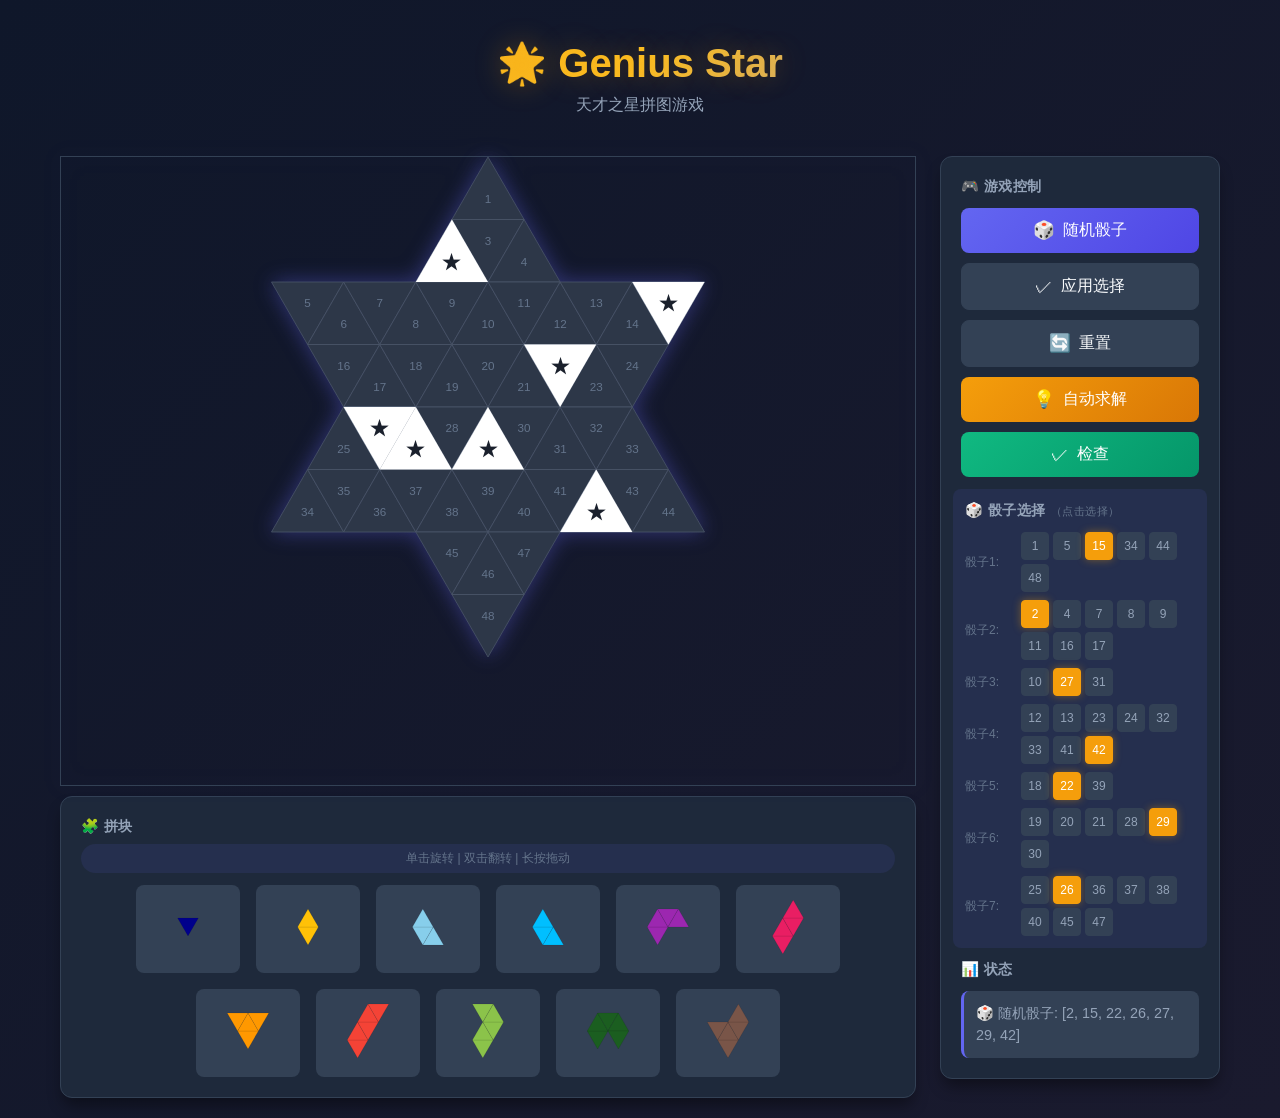
<file: index.html>
<!DOCTYPE html>
<html lang="zh-CN">

<head>
    <meta charset="UTF-8">
    <meta name="viewport" content="width=device-width, initial-scale=1.0">
    <meta name="description" content="Genius Star 拼图游戏 - 交互式六角星拼图">
    <title>🌟 Genius Star 拼图游戏</title>
    <link rel="stylesheet" href="styles.css">
</head>

<body>
    <div class="game-container">
        <!-- 标题区域 -->
        <header class="game-header">
            <h1>🌟 Genius Star</h1>
            <p class="subtitle">天才之星拼图游戏</p>
        </header>

        <!-- 主游戏区域 -->
        <main class="game-main">
            <!-- 左侧：棋盘 + 拼块 -->
            <div class="left-column">
                <div class="board-section">
                    <svg id="board-svg" viewBox="-6 -6 12 12" class="board-svg">
                        <!-- 棋盘将由 JavaScript 渲染 -->
                    </svg>
                </div>

                <!-- 底部：拼块区域 -->
                <section class="pieces-section">
                    <h3>🧩 拼块</h3>
                    <p class="pieces-hint">单击旋转 | 双击翻转 | 长按拖动</p>
                    <div id="pieces-container" class="pieces-container">
                        <!-- 拼块将由 JavaScript 渲染 -->
                    </div>
                </section>
            </div>

            <!-- 右侧：控制面板（抽屉式） -->
            <aside class="control-panel" id="control-panel">

                <div class="drawer-content">
                    <div class="panel-section">
                        <h3>🎮 游戏控制</h3>
                        <button id="btn-roll" class="btn btn-primary">
                            <span class="btn-icon">🎲</span> 随机骰子
                        </button>
                        <button id="btn-apply-dice" class="btn btn-secondary">
                            <span class="btn-icon">✓</span> 应用选择
                        </button>
                        <button id="btn-reset" class="btn btn-secondary">
                            <span class="btn-icon">🔄</span> 重置
                        </button>
                        <button id="btn-solve" class="btn btn-accent">
                            <span class="btn-icon">💡</span> 自动求解
                        </button>
                        <button id="btn-check" class="btn btn-success">
                            <span class="btn-icon">✓</span> 检查
                        </button>
                    </div>

                    <div class="panel-section dice-section">
                        <h3>🎲 骰子选择 <span class="dice-hint">（点击选择）</span></h3>
                        <div id="dice-selectors" class="dice-selectors">
                            <!-- 骰子选择器由 JavaScript 渲染 -->
                        </div>
                    </div>

                    <div class="panel-section">
                        <h3>📊 状态</h3>
                        <div id="status-message" class="status-message">
                            点击「摇骰子」开始游戏！
                        </div>
                    </div>
                </div>
            </aside>


    </div>

    <!-- 完成弹窗 -->
    <div id="victory-modal" class="modal hidden">
        <div class="modal-content">
            <h2>🎉 恭喜完成！</h2>
            <p>你成功完成了拼图！</p>
            <button id="btn-new-game" class="btn btn-primary">开始新游戏</button>
        </div>
    </div>

    <!-- 移动端底部固定操作栏 -->
    <div class="mobile-controls">
        <button id="btn-mobile-rotate" class="mobile-btn">
            <span class="icon">🔄</span>
            <span class="label">旋转</span>
        </button>
        <button id="btn-mobile-flip" class="mobile-btn">
            <span class="icon">↔️</span>
            <span class="label">翻转</span>
        </button>
        <button id="btn-mobile-reset" class="mobile-btn warning">
            <span class="icon">🔄</span>
            <span class="label">重置</span>
        </button>
        <button id="btn-mobile-menu" class="mobile-btn">
            <span class="icon">☰</span>
            <span class="label">菜单</span>
        </button>
    </div>

    <!-- JavaScript 模块 -->
    <script src="js/geometry.js"></script>
    <script src="js/pieces.js"></script>
    <script src="js/board.js"></script>
    <script src="js/solver.js"></script>
    <script src="js/game.js"></script>
</body>

</html>
</file>
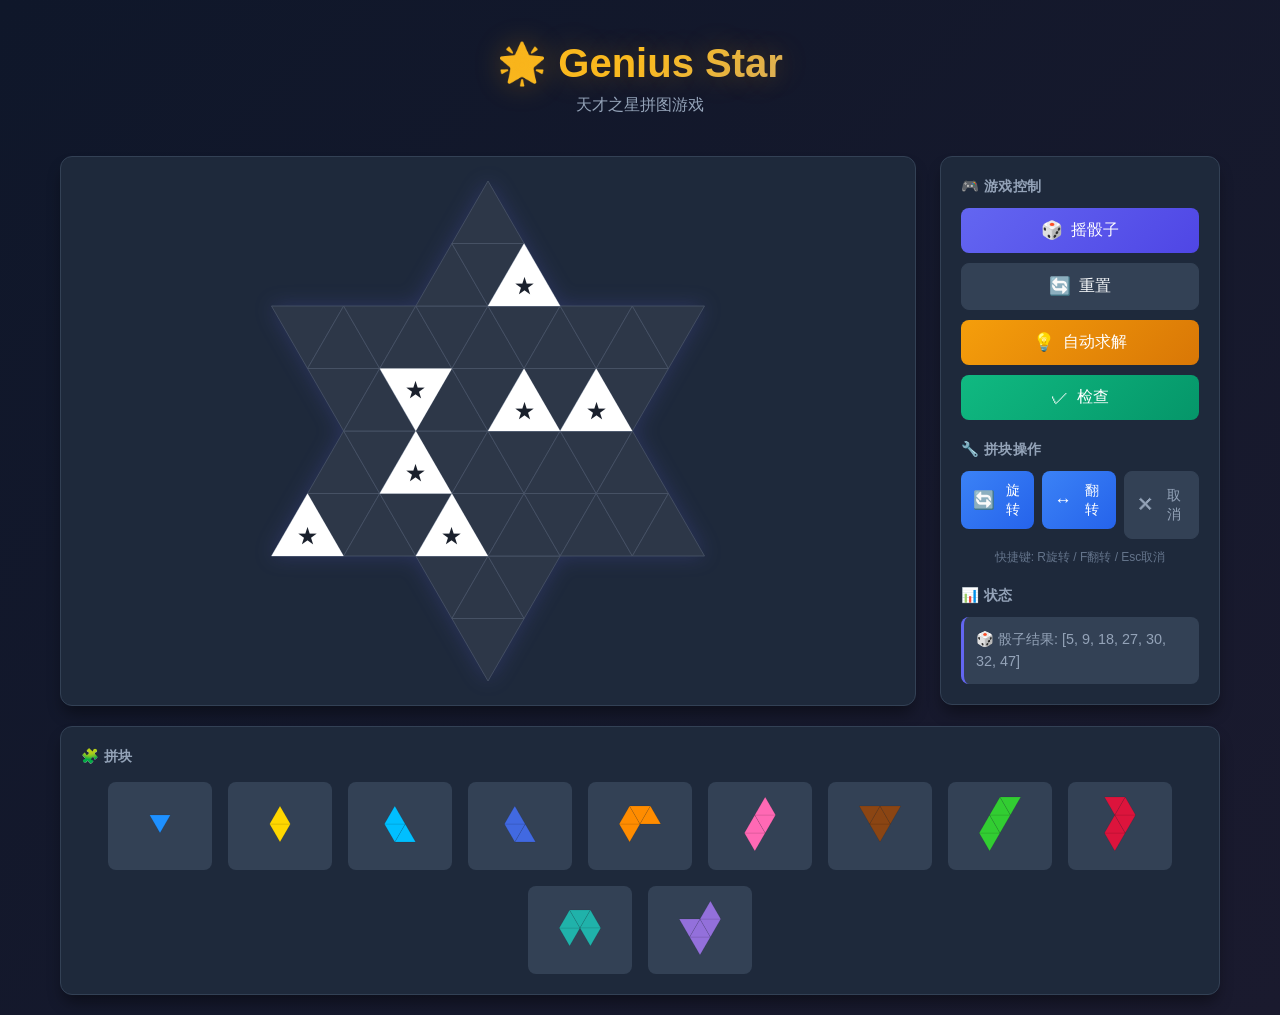
<file: game/index.html>
<!DOCTYPE html>
<html lang="zh-CN">

<head>
    <meta charset="UTF-8">
    <meta name="viewport" content="width=device-width, initial-scale=1.0">
    <meta name="description" content="Genius Star 拼图游戏 - 交互式六角星拼图">
    <title>🌟 Genius Star 拼图游戏</title>
    <link rel="stylesheet" href="styles.css">
</head>

<body>
    <div class="game-container">
        <!-- 标题区域 -->
        <header class="game-header">
            <h1>🌟 Genius Star</h1>
            <p class="subtitle">天才之星拼图游戏</p>
        </header>

        <!-- 主游戏区域 -->
        <main class="game-main">
            <!-- 左侧：棋盘 -->
            <div class="board-section">
                <svg id="board-svg" viewBox="-6 -6 12 12" class="board-svg">
                    <!-- 棋盘将由 JavaScript 渲染 -->
                </svg>
            </div>

            <!-- 右侧：控制面板 -->
            <aside class="control-panel">
                <div class="panel-section">
                    <h3>🎮 游戏控制</h3>
                    <button id="btn-roll" class="btn btn-primary">
                        <span class="btn-icon">🎲</span> 摇骰子
                    </button>
                    <button id="btn-reset" class="btn btn-secondary">
                        <span class="btn-icon">🔄</span> 重置
                    </button>
                    <button id="btn-solve" class="btn btn-accent">
                        <span class="btn-icon">💡</span> 自动求解
                    </button>
                    <button id="btn-check" class="btn btn-success">
                        <span class="btn-icon">✓</span> 检查
                    </button>
                </div>

                <div class="panel-section piece-controls">
                    <h3>🔧 拼块操作</h3>
                    <div class="piece-action-btns">
                        <button id="btn-rotate" class="btn btn-action" title="旋转 (R)">
                            <span class="btn-icon">🔄</span> 旋转
                        </button>
                        <button id="btn-flip" class="btn btn-action" title="翻转 (F)">
                            <span class="btn-icon">↔️</span> 翻转
                        </button>
                        <button id="btn-cancel" class="btn btn-action-secondary" title="取消 (Esc)">
                            <span class="btn-icon">✕</span> 取消
                        </button>
                    </div>
                    <p class="shortcuts-hint">快捷键: R旋转 / F翻转 / Esc取消</p>
                </div>

                <div class="panel-section">
                    <h3>📊 状态</h3>
                    <div id="status-message" class="status-message">
                        点击「摇骰子」开始游戏！
                    </div>
                </div>
            </aside>
        </main>

        <!-- 底部：拼块区域 -->
        <section class="pieces-section">
            <h3>🧩 拼块</h3>
            <div id="pieces-container" class="pieces-container">
                <!-- 拼块将由 JavaScript 渲染 -->
            </div>
        </section>
    </div>

    <!-- 完成弹窗 -->
    <div id="victory-modal" class="modal hidden">
        <div class="modal-content">
            <h2>🎉 恭喜完成！</h2>
            <p>你成功完成了拼图！</p>
            <button id="btn-new-game" class="btn btn-primary">开始新游戏</button>
        </div>
    </div>

    <!-- JavaScript 模块 -->
    <script src="js/geometry.js"></script>
    <script src="js/pieces.js"></script>
    <script src="js/board.js"></script>
    <script src="js/solver.js"></script>
    <script src="js/game.js"></script>
</body>

</html>
</file>
<file: styles.css>
/* ================================
   Genius Star 拼图游戏 - 样式表
   ================================ */

/* CSS 变量 - 主题色彩 */
:root {
    /* 主色调 */
    --primary: #6366f1;
    --primary-dark: #4f46e5;
    --primary-light: #818cf8;

    /* 强调色 */
    --accent: #f59e0b;
    --accent-dark: #d97706;

    /* 成功/错误 */
    --success: #10b981;
    --error: #ef4444;

    /* 背景色 */
    --bg-dark: #0f172a;
    --bg-card: #1e293b;
    --bg-hover: #334155;

    /* 文字色 */
    --text-primary: #f8fafc;
    --text-secondary: #94a3b8;
    --text-muted: #64748b;

    /* 边框 */
    --border: #334155;

    /* 阴影 */
    --shadow: 0 4px 6px -1px rgba(0, 0, 0, 0.3);
    --shadow-lg: 0 10px 15px -3px rgba(0, 0, 0, 0.4);

    /* 圆角 */
    --radius: 12px;
    --radius-sm: 8px;

    /* 过渡 */
    --transition: all 0.2s ease;
}

/* 基础重置 */
* {
    margin: 0;
    padding: 0;
    box-sizing: border-box;
}

body {
    font-family: 'Inter', -apple-system, BlinkMacSystemFont, 'Segoe UI', Roboto, sans-serif;
    background: linear-gradient(135deg, var(--bg-dark) 0%, #1a1a2e 100%);
    color: var(--text-primary);
    min-height: 100vh;
    overflow-x: hidden;
}

/* 游戏容器 */
.game-container {
    max-width: 1200px;
    margin: 0 auto;
    padding: 20px;
    padding-bottom: 100px;
    /* Add padding for mobile bottom bar */
    display: flex;
    flex-direction: column;
    gap: 20px;
}

/* 标题区域 */
.game-header {
    text-align: center;
    padding: 20px 0;
}

.game-header h1 {
    font-size: 2.5rem;
    font-weight: 700;
    background: linear-gradient(135deg, var(--accent) 0%, #fbbf24 50%, var(--primary-light) 100%);
    -webkit-background-clip: text;
    -webkit-text-fill-color: transparent;
    background-clip: text;
    text-shadow: 0 0 30px rgba(245, 158, 11, 0.3);
}

.subtitle {
    color: var(--text-secondary);
    font-size: 1rem;
    margin-top: 8px;
}

/* 主游戏区域 */
.game-main {
    display: grid;
    grid-template-columns: 1fr 280px;
    gap: 24px;
    align-items: start;
}

.left-column {
    display: flex;
    flex-direction: column;
    gap: 10px;
    min-width: 0;
    /* Prevent flex overflow */
}

/* 棋盘区域 */
.board-section {
    position: relative;
    width: 100%;
    aspect-ratio: 1;
    max-height: 70vh;
    margin: 0 auto;
    filter: drop-shadow(0 0 10px rgba(99, 102, 241, 0.2));
    border: 1px solid var(--border);
}

.board-svg {
    width: 100%;
    max-width: 500px;
    height: auto;
    display: block;
    margin: 0 auto;
    filter: drop-shadow(0 0 10px rgba(99, 102, 241, 0.2));
}

/* 控制面板 */
.control-panel {
    position: relative;
    background: var(--bg-card);
    border-radius: var(--radius);
    box-shadow: var(--shadow-lg);
    border: 1px solid var(--border);
    padding: 20px;
}

/* 移除折叠相关样式 */
/* .control-panel.collapsed ... */


.drawer-toggle {
    position: absolute;
    top: 10px;
    left: 10px;
    width: 36px;
    height: 36px;
    border: none;
    border-radius: 8px;
    background: var(--primary);
    color: white;
    cursor: pointer;
    display: flex;
    align-items: center;
    justify-content: center;
    font-size: 1.2rem;
    z-index: 10;
    transition: var(--transition);
}

.drawer-toggle:hover {
    background: var(--primary-light);
    transform: scale(1.1);
}

.control-panel.collapsed .drawer-toggle {
    left: 7px;
}

.drawer-content {
    display: flex;
    flex-direction: column;
    gap: 20px;
}

/* 浮动拼块容器 */
.floating-piece-container {
    pointer-events: auto;
    /* Allow dragging */
    touch-action: none;
    /* Prevent scroll */
    cursor: grab;
    display: flex;
    flex-direction: column;
    align-items: center;
    justify-content: center;
    /* transition: left 0.05s linear, top 0.05s linear; remove transition for instant follow */
}

.floating-piece-container:active {
    cursor: grabbing;
}

.floating-piece-container svg {
    filter: drop-shadow(0 10px 20px rgba(0, 0, 0, 0.4));
    animation: float-pulse 2s infinite ease-in-out;
}

@keyframes float-pulse {

    0%,
    100% {
        transform: translateY(0);
    }

    50% {
        transform: translateY(-5px);
    }
}

/* 浮动操作按钮 */
.floating-actions {
    margin-top: 0px;
    display: flex;
    gap: 12px;
    background: rgba(15, 23, 42, 0.8);
    padding: 8px 16px;
    border-radius: 99px;
    backdrop-filter: blur(8px);
    pointer-events: auto;
    border: 1px solid rgba(255, 255, 255, 0.1);
    box-shadow: 0 4px 12px rgba(0, 0, 0, 0.3);
}

.action-btn {
    width: 40px;
    height: 40px;
    border-radius: 50%;
    border: 1px solid rgba(255, 255, 255, 0.1);
    background: rgba(255, 255, 255, 0.05);
    color: white;
    font-size: 1.2rem;
    cursor: pointer;
    display: flex;
    align-items: center;
    justify-content: center;
    transition: all 0.2s cubic-bezier(0.4, 0, 0.2, 1);
}

.action-btn:hover {
    background: var(--primary);
    transform: scale(1.15);
    box-shadow: 0 0 10px var(--primary);
}

.action-btn:active {
    transform: scale(0.95);
}

.action-cancel {
    background: rgba(239, 68, 68, 0.1);
    color: #ef4444;
    border-color: rgba(239, 68, 68, 0.2);
}

.action-cancel:hover {
    background: #ef4444;
    color: white;
    box-shadow: 0 0 10px #ef4444;
}

/* 移除固定底部空间 - Update for mobile bottom bar space */
.game-container {
    padding-bottom: 20px;
}

@media (max-width: 900px) {
    .game-container {
        padding-bottom: 100px;
    }
}

.panel-section h3 {
    font-size: 0.9rem;
    color: var(--text-secondary);
    margin-bottom: 12px;
    text-transform: uppercase;
    letter-spacing: 0.5px;
}

/* 按钮样式 */
.btn {
    display: flex;
    align-items: center;
    justify-content: center;
    gap: 8px;
    width: 100%;
    padding: 12px 16px;
    border: none;
    border-radius: var(--radius-sm);
    font-size: 1rem;
    font-weight: 500;
    cursor: pointer;
    transition: var(--transition);
    margin-bottom: 10px;
}

.btn:last-child {
    margin-bottom: 0;
}

.btn:hover {
    transform: translateY(-2px);
    box-shadow: var(--shadow);
}

.btn:active {
    transform: translateY(0);
}

.btn-icon {
    font-size: 1.1rem;
}

.btn-primary {
    background: linear-gradient(135deg, var(--primary) 0%, var(--primary-dark) 100%);
    color: white;
}

.btn-primary:hover {
    background: linear-gradient(135deg, var(--primary-light) 0%, var(--primary) 100%);
}

.btn-secondary {
    background: var(--bg-hover);
    color: var(--text-primary);
    border: 1px solid var(--border);
}

.btn-secondary:hover {
    background: #475569;
}

.btn-accent {
    background: linear-gradient(135deg, var(--accent) 0%, var(--accent-dark) 100%);
    color: white;
}

.btn-accent:hover {
    background: linear-gradient(135deg, #fbbf24 0%, var(--accent) 100%);
}

.btn-success {
    background: linear-gradient(135deg, var(--success) 0%, #059669 100%);
    color: white;
}

.btn-success:hover {
    background: linear-gradient(135deg, #34d399 0%, var(--success) 100%);
}

/* 快捷键列表 */
.shortcuts-list {
    list-style: none;
    display: flex;
    flex-direction: column;
    gap: 8px;
}

.shortcuts-list li {
    display: flex;
    align-items: center;
    gap: 10px;
    color: var(--text-secondary);
    font-size: 0.9rem;
}

kbd {
    background: var(--bg-hover);
    border: 1px solid var(--border);
    border-radius: 4px;
    padding: 4px 8px;
    font-family: 'SF Mono', 'Monaco', 'Consolas', monospace;
    font-size: 0.8rem;
    color: var(--text-primary);
    min-width: 28px;
    text-align: center;
}

/* 状态消息 */
.status-message {
    background: var(--bg-hover);
    border-radius: var(--radius-sm);
    padding: 12px;
    color: var(--text-secondary);
    font-size: 0.9rem;
    line-height: 1.5;
    border-left: 3px solid var(--primary);
}

.status-message.success {
    border-left-color: var(--success);
    color: var(--success);
}

.status-message.error {
    border-left-color: var(--error);
    color: var(--error);
}

/* 拼块区域 */
.pieces-section {
    background: var(--bg-card);
    border-radius: var(--radius);
    padding: 20px;
    box-shadow: var(--shadow-lg);
    border: 1px solid var(--border);
}

.pieces-section h3 {
    font-size: 0.9rem;
    color: var(--text-secondary);
    margin-bottom: 8px;
    text-transform: uppercase;
    letter-spacing: 0.5px;
}

.pieces-hint {
    font-size: 0.75rem;
    color: var(--text-muted);
    margin-bottom: 12px;
    text-align: center;
    padding: 6px 12px;
    background: rgba(99, 102, 241, 0.1);
    border-radius: 20px;
    display: inline-block;
    width: 100%;
}

.pieces-container {
    display: flex;
    flex-wrap: wrap;
    gap: 16px;
    justify-content: center;
}

/* 单个拼块容器 */
.piece-wrapper {
    background: var(--bg-hover);
    border-radius: var(--radius-sm);
    padding: 10px;
    cursor: grab;
    transition: var(--transition);
    border: 2px solid transparent;
}

.piece-wrapper:hover {
    border-color: var(--primary);
    transform: scale(1.08);
    box-shadow: 0 0 20px rgba(99, 102, 241, 0.5), 0 4px 15px rgba(0, 0, 0, 0.3);
}

.piece-wrapper.selected {
    border-color: var(--accent);
    box-shadow: 0 0 15px rgba(245, 158, 11, 0.4);
}

.piece-wrapper.placed {
    opacity: 0.3;
    pointer-events: none;
    transform: scale(0.9);
}

/* 放置成功动画 */
@keyframes piece-place-bounce {
    0% {
        transform: scale(1.2);
        opacity: 0.8;
    }

    50% {
        transform: scale(0.95);
    }

    100% {
        transform: scale(1);
        opacity: 1;
    }
}

.piece-triangle.on-board {
    animation: piece-place-bounce 0.3s ease-out;
}

.piece-svg {
    width: 80px;
    height: 60px;
}

/* 棋盘三角形样式 */
.board-triangle {
    fill: #2d3748;
    stroke: #4a5568;
    stroke-width: 0.02;
    transition: var(--transition);
}

.board-triangle:hover {
    fill: #3d4758;
}

.board-triangle.blocked {
    fill: #1a202c;
    stroke: #718096;
}

.board-triangle.blocked-marker {
    fill: #fbbf24;
}

/* 拼块三角形样式 */
.piece-triangle {
    stroke: rgba(0, 0, 0, 0.3);
    stroke-width: 0.02;
    cursor: grab;
}

.piece-triangle.on-board {
    cursor: pointer;
}

/* 拖拽时的样式 */
.dragging {
    opacity: 0.8;
    cursor: grabbing !important;
}

/* 有效放置位置预览 */
.preview-triangle {
    fill: rgba(99, 102, 241, 0.4);
    stroke: var(--text-primary);
    stroke-width: 0.05;
    stroke-dasharray: 0;
    filter: drop-shadow(0 0 5px var(--accent));
    animation: pulse-glow 1.5s infinite alternate;
}

@keyframes pulse-glow {
    from {
        filter: drop-shadow(0 0 2px var(--accent));
        opacity: 0.5;
    }

    to {
        filter: drop-shadow(0 0 8px var(--accent));
        opacity: 0.8;
    }
}

/* 弹窗 */
.modal {
    position: fixed;
    top: 0;
    left: 0;
    width: 100%;
    height: 100%;
    background: rgba(0, 0, 0, 0.8);
    display: flex;
    align-items: center;
    justify-content: center;
    z-index: 1000;
    z-index: 1000;
    backdrop-filter: blur(8px);
    -webkit-backdrop-filter: blur(8px);
}

.modal.hidden {
    display: none;
}

.modal-content {
    background: var(--bg-card);
    border-radius: var(--radius);
    padding: 40px;
    text-align: center;
    box-shadow: var(--shadow-lg);
    border: 1px solid var(--border);
    animation: modalIn 0.3s ease;
}

@keyframes modalIn {
    from {
        opacity: 0;
        transform: scale(0.9);
    }

    to {
        opacity: 1;
        transform: scale(1);
    }
}

.modal-content h2 {
    font-size: 2rem;
    margin-bottom: 16px;
    background: linear-gradient(135deg, var(--accent) 0%, #fbbf24 100%);
    -webkit-background-clip: text;
    -webkit-text-fill-color: transparent;
    background-clip: text;
}

.modal-content p {
    color: var(--text-secondary);
    margin-bottom: 24px;
}

.modal-content .btn {
    width: auto;
    padding: 12px 32px;
}

/* 动画 */
@keyframes pulse {

    0%,
    100% {
        transform: scale(1);
    }

    50% {
        transform: scale(1.05);
    }
}

.pulse {
    animation: pulse 0.5s ease-in-out;
}

/* 拼块操作按钮 */
.piece-action-btns {
    display: flex;
    gap: 8px;
    flex-wrap: wrap;
}

.btn-action {
    flex: 1;
    min-width: 70px;
    padding: 10px 12px;
    background: linear-gradient(135deg, #3b82f6 0%, #2563eb 100%);
    color: white;
    font-size: 0.9rem;
}

.btn-action:hover {
    background: linear-gradient(135deg, #60a5fa 0%, #3b82f6 100%);
}

.btn-action-secondary {
    flex: 1;
    min-width: 70px;
    padding: 10px 12px;
    background: var(--bg-hover);
    color: var(--text-secondary);
    border: 1px solid var(--border);
    font-size: 0.9rem;
}

.btn-action-secondary:hover {
    background: #475569;
    color: var(--text-primary);
}

.shortcuts-hint {
    margin-top: 10px;
    font-size: 0.75rem;
    color: var(--text-muted);
    text-align: center;
}

/* 骰子选择器 */
.dice-section {
    background: rgba(99, 102, 241, 0.1);
    border-radius: var(--radius-sm);
    padding: 12px;
    margin: -8px;
}

.dice-hint {
    font-size: 0.7rem;
    color: var(--text-muted);
    font-weight: normal;
    text-transform: none;
}

.dice-selectors {
    display: flex;
    flex-direction: column;
    gap: 8px;
}

.dice-row {
    display: flex;
    align-items: center;
    gap: 6px;
}

.dice-label {
    font-size: 0.75rem;
    color: var(--text-muted);
    min-width: 50px;
}

.dice-options {
    display: flex;
    flex-wrap: wrap;
    gap: 4px;
    flex: 1;
}

.dice-option {
    width: 28px;
    height: 28px;
    border: 1px solid var(--border);
    border-radius: 4px;
    background: var(--bg-hover);
    color: var(--text-secondary);
    font-size: 0.75rem;
    font-weight: 500;
    cursor: pointer;
    transition: var(--transition);
    display: flex;
    align-items: center;
    justify-content: center;
}

.dice-option:hover {
    border-color: var(--primary);
    background: var(--primary);
    color: white;
}

.dice-option.selected {
    background: var(--accent);
    border-color: var(--accent);
    color: white;
    box-shadow: 0 0 8px rgba(245, 158, 11, 0.4);
}

/* 按钮禁用状态 */
.btn:disabled {
    opacity: 0.5;
    cursor: not-allowed;
    transform: none !important;
}

/* 响应式设计 */
@media (max-width: 900px) {
    .game-container {
        display: flex;
        flex-direction: column;
    }

    .game-main {
        display: contents;
        /* Allows children to be ordered within game-container */
    }

    .game-header {
        order: 1;
    }

    .board-section {
        order: 2;
        padding: 10px;
        /* Reduce padding on mobile */
    }

    .pieces-section {
        order: 3;
        margin-top: 10px;
        padding: 15px;
    }

    .control-panel {
        order: 4;
        /* Controls at bottom */
        flex-direction: column;
        gap: 15px;
        margin-top: 10px;
    }

    .panel-section {
        width: 100%;
    }

    /* Make piece controls (Rotate/Flip) very accessible */
    .piece-controls {
        position: sticky;
        bottom: 0;
        z-index: 100;
        background: var(--bg-card);
        padding: 10px;
        border-top: 1px solid var(--border);
        box-shadow: 0 -4px 10px rgba(0, 0, 0, 0.2);
        margin: 0 -20px -20px -20px;
        /* Extend to edges */
        width: calc(100% + 40px);
    }

    .piece-action-btns {
        justify-content: space-between;
    }

    .btn-action,
    .btn-action-secondary {
        flex: 1;
        padding: 15px;
    }

    .shortcuts-hint {
        display: none;
    }
}

@media (max-width: 600px) {
    .game-header h1 {
        font-size: 1.8rem;
    }

    .game-container {
        padding: 10px;
        gap: 10px;
    }

    .board-section {
        padding: 5px;
    }

    /* Enhance piece size for touch */
    .piece-wrapper {
        padding: 5px;
    }

    .piece-svg {
        width: 50px;
        /* Slightly smaller to fit more */
        height: 40px;
    }

    .pieces-container {
        gap: 12px;
        justify-content: flex-start;
        overflow-x: auto;
        padding: 5px 5px 15px 5px;
        /* Add bottom padding for scrollbar */
        flex-wrap: nowrap;
        /* Force horizontal scroll */
        -webkit-overflow-scrolling: touch;
        /* Smooth scroll on iOS */
        scrollbar-width: none;
        /* Hide scrollbar Firefox */
    }

    .pieces-container::-webkit-scrollbar {
        display: none;
        /* Hide scrollbar Chrome/Safari */
    }
}

/* Mobile Controls Sticky Bar */
.mobile-controls {
    display: none;
    /* Hidden on Desktop */
}

@media (max-width: 900px) {
    .control-panel {
        display: none;
        /* Hide default sidebar on mobile, or toggle it via menu */
    }

    .control-panel.mobile-visible {
        display: flex;
        position: fixed;
        top: 0;
        left: 0;
        width: 100%;
        height: 100%;
        background: rgba(15, 23, 42, 0.95);
        z-index: 2000;
        padding: 40px 20px 120px 20px;
        overflow-y: auto;
        animation: fadeIn 0.3s ease;
    }

    /* Add a close button for the mobile menu */
    .control-panel.mobile-visible::before {
        content: '✕ 关闭菜单';
        position: absolute;
        top: 20px;
        right: 20px;
        color: var(--text-secondary);
        font-size: 0.9rem;
        padding: 8px 16px;
        background: rgba(255, 255, 255, 0.1);
        border-radius: 20px;
        cursor: pointer;
    }

    /* We might still want the dice selection somehow, but let's hide the main panel for now and use the menu */

    .mobile-controls {
        display: flex;
        position: fixed;
        bottom: 20px;
        left: 50%;
        transform: translateX(-50%);
        width: 90%;
        max-width: 400px;
        background: rgba(30, 41, 59, 0.85);
        /* Glassmorphism bg */
        backdrop-filter: blur(12px);
        -webkit-backdrop-filter: blur(12px);
        border: 1px solid rgba(255, 255, 255, 0.1);
        border-radius: 20px;
        padding: 10px 15px;
        justify-content: space-around;
        align-items: center;
        z-index: 1000;
        box-shadow: 0 10px 25px -5px rgba(0, 0, 0, 0.3);
    }

    .mobile-btn {
        background: transparent;
        border: none;
        color: var(--text-secondary);
        display: flex;
        flex-direction: column;
        align-items: center;
        gap: 4px;
        font-size: 0.75rem;
        cursor: pointer;
        padding: 5px;
        border-radius: 8px;
        transition: all 0.2s;
    }

    .mobile-btn .icon {
        font-size: 1.4rem;
        margin-bottom: 2px;
    }

    .mobile-btn:active {
        transform: scale(0.9);
        background: rgba(255, 255, 255, 0.1);
        color: var(--text-primary);
    }

    .mobile-btn.warning {
        color: #ef4444;
    }
}

/* Victory Animation */
.board-svg.victory .board-triangle {
    animation: victory-wave 1s ease-in-out infinite alternate;
}

.board-svg.victory .board-triangle:nth-child(odd) {
    animation-delay: 0.1s;
}

.board-svg.victory .board-triangle:nth-child(even) {
    animation-delay: 0.2s;
}

@keyframes victory-wave {
    0% {
        transform: scale(1);
        fill: #2d3748;
    }

    50% {
        transform: scale(0.95);
        fill: var(--primary);
    }

    100% {
        transform: scale(1);
        fill: var(--accent);
    }
}

/* 彩带下落动画 */
@keyframes confetti-fall {
    0% {
        transform: translateY(0) rotate(0deg);
        opacity: 1;
    }

    100% {
        transform: translateY(100vh) rotate(720deg);
        opacity: 0;
    }
}

/* 胜利弹窗增强 */
#victory-modal .modal-content {
    animation: victory-modal-in 0.5s cubic-bezier(0.34, 1.56, 0.64, 1);
}

@keyframes victory-modal-in {
    0% {
        opacity: 0;
        transform: scale(0.5) rotate(-10deg);
    }

    50% {
        transform: scale(1.1) rotate(2deg);
    }

    100% {
        opacity: 1;
        transform: scale(1) rotate(0deg);
    }
}

#victory-modal h2 {
    animation: victory-title-pulse 1s ease-in-out infinite alternate;
}

@keyframes victory-title-pulse {
    from {
        text-shadow: 0 0 10px rgba(245, 158, 11, 0.5);
        transform: scale(1);
    }

    to {
        text-shadow: 0 0 30px rgba(245, 158, 11, 0.8);
        transform: scale(1.05);
    }
}
</file>
<file: game/styles.css>
/* ================================
   Genius Star 拼图游戏 - 样式表
   ================================ */

/* CSS 变量 - 主题色彩 */
:root {
    /* 主色调 */
    --primary: #6366f1;
    --primary-dark: #4f46e5;
    --primary-light: #818cf8;

    /* 强调色 */
    --accent: #f59e0b;
    --accent-dark: #d97706;

    /* 成功/错误 */
    --success: #10b981;
    --error: #ef4444;

    /* 背景色 */
    --bg-dark: #0f172a;
    --bg-card: #1e293b;
    --bg-hover: #334155;

    /* 文字色 */
    --text-primary: #f8fafc;
    --text-secondary: #94a3b8;
    --text-muted: #64748b;

    /* 边框 */
    --border: #334155;

    /* 阴影 */
    --shadow: 0 4px 6px -1px rgba(0, 0, 0, 0.3);
    --shadow-lg: 0 10px 15px -3px rgba(0, 0, 0, 0.4);

    /* 圆角 */
    --radius: 12px;
    --radius-sm: 8px;

    /* 过渡 */
    --transition: all 0.2s ease;
}

/* 基础重置 */
* {
    margin: 0;
    padding: 0;
    box-sizing: border-box;
}

body {
    font-family: 'Inter', -apple-system, BlinkMacSystemFont, 'Segoe UI', Roboto, sans-serif;
    background: linear-gradient(135deg, var(--bg-dark) 0%, #1a1a2e 100%);
    color: var(--text-primary);
    min-height: 100vh;
    overflow-x: hidden;
}

/* 游戏容器 */
.game-container {
    max-width: 1200px;
    margin: 0 auto;
    padding: 20px;
    display: flex;
    flex-direction: column;
    gap: 20px;
}

/* 标题区域 */
.game-header {
    text-align: center;
    padding: 20px 0;
}

.game-header h1 {
    font-size: 2.5rem;
    font-weight: 700;
    background: linear-gradient(135deg, var(--accent) 0%, #fbbf24 50%, var(--primary-light) 100%);
    -webkit-background-clip: text;
    -webkit-text-fill-color: transparent;
    background-clip: text;
    text-shadow: 0 0 30px rgba(245, 158, 11, 0.3);
}

.subtitle {
    color: var(--text-secondary);
    font-size: 1rem;
    margin-top: 8px;
}

/* 主游戏区域 */
.game-main {
    display: grid;
    grid-template-columns: 1fr 280px;
    gap: 24px;
    align-items: start;
}

/* 棋盘区域 */
.board-section {
    background: var(--bg-card);
    border-radius: var(--radius);
    padding: 24px;
    box-shadow: var(--shadow-lg);
    border: 1px solid var(--border);
}

.board-svg {
    width: 100%;
    max-width: 500px;
    height: auto;
    display: block;
    margin: 0 auto;
    filter: drop-shadow(0 0 10px rgba(99, 102, 241, 0.2));
}

/* 控制面板 */
.control-panel {
    background: var(--bg-card);
    border-radius: var(--radius);
    padding: 20px;
    box-shadow: var(--shadow-lg);
    border: 1px solid var(--border);
    display: flex;
    flex-direction: column;
    gap: 20px;
}

.panel-section h3 {
    font-size: 0.9rem;
    color: var(--text-secondary);
    margin-bottom: 12px;
    text-transform: uppercase;
    letter-spacing: 0.5px;
}

/* 按钮样式 */
.btn {
    display: flex;
    align-items: center;
    justify-content: center;
    gap: 8px;
    width: 100%;
    padding: 12px 16px;
    border: none;
    border-radius: var(--radius-sm);
    font-size: 1rem;
    font-weight: 500;
    cursor: pointer;
    transition: var(--transition);
    margin-bottom: 10px;
}

.btn:last-child {
    margin-bottom: 0;
}

.btn:hover {
    transform: translateY(-2px);
    box-shadow: var(--shadow);
}

.btn:active {
    transform: translateY(0);
}

.btn-icon {
    font-size: 1.1rem;
}

.btn-primary {
    background: linear-gradient(135deg, var(--primary) 0%, var(--primary-dark) 100%);
    color: white;
}

.btn-primary:hover {
    background: linear-gradient(135deg, var(--primary-light) 0%, var(--primary) 100%);
}

.btn-secondary {
    background: var(--bg-hover);
    color: var(--text-primary);
    border: 1px solid var(--border);
}

.btn-secondary:hover {
    background: #475569;
}

.btn-accent {
    background: linear-gradient(135deg, var(--accent) 0%, var(--accent-dark) 100%);
    color: white;
}

.btn-accent:hover {
    background: linear-gradient(135deg, #fbbf24 0%, var(--accent) 100%);
}

.btn-success {
    background: linear-gradient(135deg, var(--success) 0%, #059669 100%);
    color: white;
}

.btn-success:hover {
    background: linear-gradient(135deg, #34d399 0%, var(--success) 100%);
}

/* 快捷键列表 */
.shortcuts-list {
    list-style: none;
    display: flex;
    flex-direction: column;
    gap: 8px;
}

.shortcuts-list li {
    display: flex;
    align-items: center;
    gap: 10px;
    color: var(--text-secondary);
    font-size: 0.9rem;
}

kbd {
    background: var(--bg-hover);
    border: 1px solid var(--border);
    border-radius: 4px;
    padding: 4px 8px;
    font-family: 'SF Mono', 'Monaco', 'Consolas', monospace;
    font-size: 0.8rem;
    color: var(--text-primary);
    min-width: 28px;
    text-align: center;
}

/* 状态消息 */
.status-message {
    background: var(--bg-hover);
    border-radius: var(--radius-sm);
    padding: 12px;
    color: var(--text-secondary);
    font-size: 0.9rem;
    line-height: 1.5;
    border-left: 3px solid var(--primary);
}

.status-message.success {
    border-left-color: var(--success);
    color: var(--success);
}

.status-message.error {
    border-left-color: var(--error);
    color: var(--error);
}

/* 拼块区域 */
.pieces-section {
    background: var(--bg-card);
    border-radius: var(--radius);
    padding: 20px;
    box-shadow: var(--shadow-lg);
    border: 1px solid var(--border);
}

.pieces-section h3 {
    font-size: 0.9rem;
    color: var(--text-secondary);
    margin-bottom: 16px;
    text-transform: uppercase;
    letter-spacing: 0.5px;
}

.pieces-container {
    display: flex;
    flex-wrap: wrap;
    gap: 16px;
    justify-content: center;
}

/* 单个拼块容器 */
.piece-wrapper {
    background: var(--bg-hover);
    border-radius: var(--radius-sm);
    padding: 10px;
    cursor: grab;
    transition: var(--transition);
    border: 2px solid transparent;
}

.piece-wrapper:hover {
    border-color: var(--primary);
    transform: scale(1.05);
}

.piece-wrapper.selected {
    border-color: var(--accent);
    box-shadow: 0 0 15px rgba(245, 158, 11, 0.4);
}

.piece-wrapper.placed {
    opacity: 0.3;
    pointer-events: none;
}

.piece-svg {
    width: 80px;
    height: 60px;
}

/* 棋盘三角形样式 */
.board-triangle {
    fill: #2d3748;
    stroke: #4a5568;
    stroke-width: 0.02;
    transition: var(--transition);
}

.board-triangle:hover {
    fill: #3d4758;
}

.board-triangle.blocked {
    fill: #1a202c;
    stroke: #718096;
}

.board-triangle.blocked-marker {
    fill: #fbbf24;
}

/* 拼块三角形样式 */
.piece-triangle {
    stroke: rgba(0, 0, 0, 0.3);
    stroke-width: 0.02;
    cursor: grab;
}

.piece-triangle.on-board {
    cursor: pointer;
}

/* 拖拽时的样式 */
.dragging {
    opacity: 0.8;
    cursor: grabbing !important;
}

/* 有效放置位置预览 */
.preview-triangle {
    fill: rgba(99, 102, 241, 0.3);
    stroke: var(--primary);
    stroke-width: 0.03;
    stroke-dasharray: 0.1;
}

/* 弹窗 */
.modal {
    position: fixed;
    top: 0;
    left: 0;
    width: 100%;
    height: 100%;
    background: rgba(0, 0, 0, 0.8);
    display: flex;
    align-items: center;
    justify-content: center;
    z-index: 1000;
    backdrop-filter: blur(4px);
}

.modal.hidden {
    display: none;
}

.modal-content {
    background: var(--bg-card);
    border-radius: var(--radius);
    padding: 40px;
    text-align: center;
    box-shadow: var(--shadow-lg);
    border: 1px solid var(--border);
    animation: modalIn 0.3s ease;
}

@keyframes modalIn {
    from {
        opacity: 0;
        transform: scale(0.9);
    }

    to {
        opacity: 1;
        transform: scale(1);
    }
}

.modal-content h2 {
    font-size: 2rem;
    margin-bottom: 16px;
    background: linear-gradient(135deg, var(--accent) 0%, #fbbf24 100%);
    -webkit-background-clip: text;
    -webkit-text-fill-color: transparent;
    background-clip: text;
}

.modal-content p {
    color: var(--text-secondary);
    margin-bottom: 24px;
}

.modal-content .btn {
    width: auto;
    padding: 12px 32px;
}

/* 动画 */
@keyframes pulse {

    0%,
    100% {
        transform: scale(1);
    }

    50% {
        transform: scale(1.05);
    }
}

.pulse {
    animation: pulse 0.5s ease-in-out;
}

/* 拼块操作按钮 */
.piece-action-btns {
    display: flex;
    gap: 8px;
    flex-wrap: wrap;
}

.btn-action {
    flex: 1;
    min-width: 70px;
    padding: 10px 12px;
    background: linear-gradient(135deg, #3b82f6 0%, #2563eb 100%);
    color: white;
    font-size: 0.9rem;
}

.btn-action:hover {
    background: linear-gradient(135deg, #60a5fa 0%, #3b82f6 100%);
}

.btn-action-secondary {
    flex: 1;
    min-width: 70px;
    padding: 10px 12px;
    background: var(--bg-hover);
    color: var(--text-secondary);
    border: 1px solid var(--border);
    font-size: 0.9rem;
}

.btn-action-secondary:hover {
    background: #475569;
    color: var(--text-primary);
}

.shortcuts-hint {
    margin-top: 10px;
    font-size: 0.75rem;
    color: var(--text-muted);
    text-align: center;
}

/* 按钮禁用状态 */
.btn:disabled {
    opacity: 0.5;
    cursor: not-allowed;
    transform: none !important;
}

/* 响应式设计 */
@media (max-width: 900px) {
    .game-main {
        grid-template-columns: 1fr;
    }

    .control-panel {
        order: -1;
        flex-direction: row;
        flex-wrap: wrap;
    }

    .panel-section {
        flex: 1;
        min-width: 200px;
    }

    /* 移动端突出显示拼块操作按钮 */
    .piece-controls {
        order: -1;
        width: 100%;
        min-width: 100%;
    }

    .piece-action-btns {
        justify-content: center;
    }

    .btn-action,
    .btn-action-secondary {
        min-width: 90px;
        padding: 14px 16px;
        font-size: 1rem;
    }

    .shortcuts-hint {
        display: none;
        /* 移动端隐藏快捷键提示 */
    }
}

@media (max-width: 600px) {
    .game-header h1 {
        font-size: 1.8rem;
    }

    .game-container {
        padding: 10px;
    }

    .piece-svg {
        width: 60px;
        height: 45px;
    }

    /* 移动端操作按钮更大 */
    .btn-action,
    .btn-action-secondary {
        padding: 16px 20px;
        font-size: 1.1rem;
    }

    .piece-action-btns {
        gap: 10px;
    }
}
</file>
